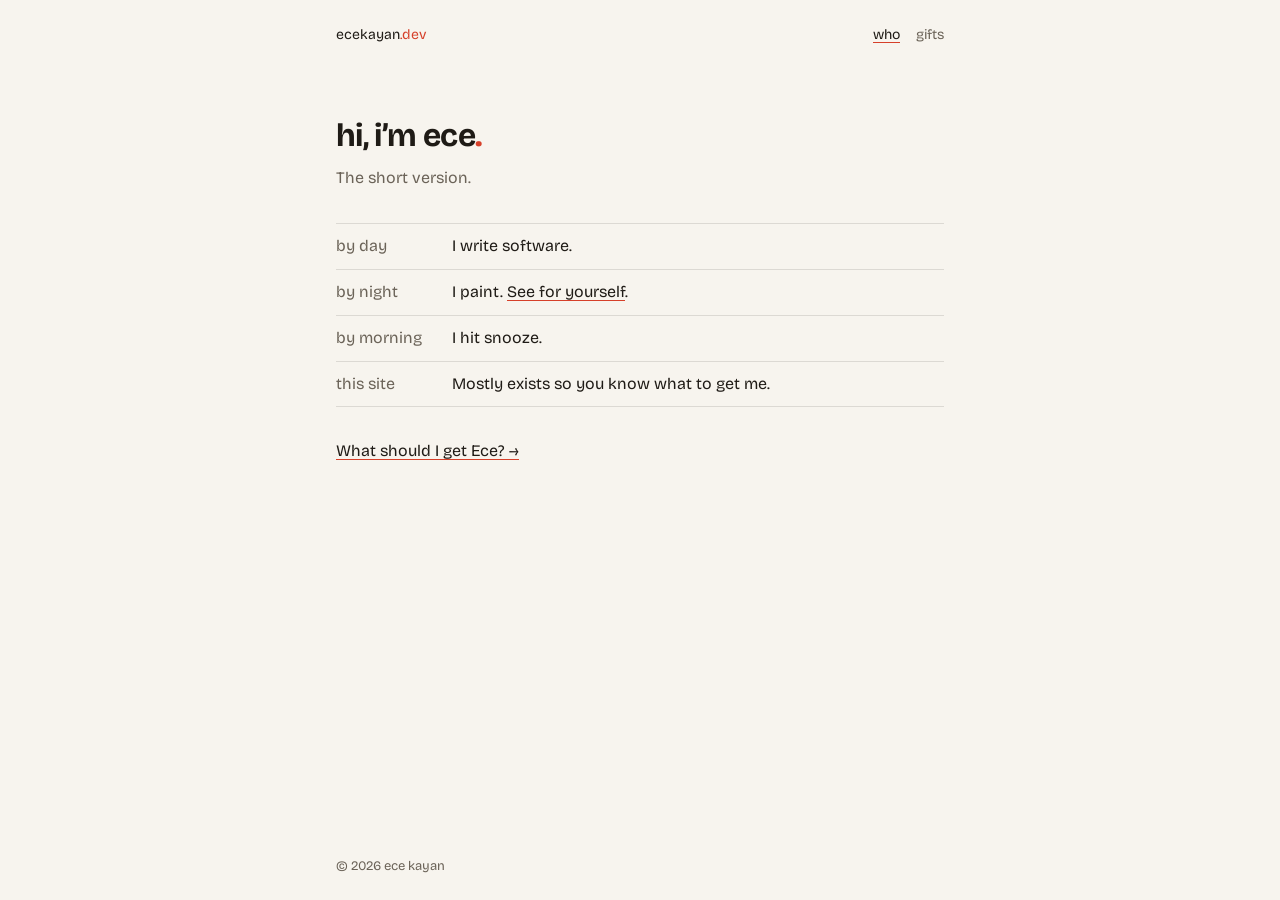
<file: index.html>
<!DOCTYPE html>
<html lang="en">
<head>
  <meta charset="utf-8">
  <meta name="viewport" content="width=device-width, initial-scale=1">
  <title>ece kayan</title>
  <meta name="description" content="Ece Kayan. Writes software, paints after hours, accepts gifts.">
  <link rel="icon" href="data:image/svg+xml,<svg xmlns='http://www.w3.org/2000/svg' viewBox='0 0 10 10'><circle cx='5' cy='5' r='5' fill='%23d6402a'/></svg>">
  <link rel="preconnect" href="https://fonts.googleapis.com">
  <link rel="preconnect" href="https://fonts.gstatic.com" crossorigin>
  <link href="https://fonts.googleapis.com/css2?family=Bricolage+Grotesque:opsz,wght@12..96,400..700&display=swap" rel="stylesheet">
  <link rel="stylesheet" href="style.css">
</head>
<body>
  <header class="top wrap">
    <a class="name" href="/">ecekayan<span>.dev</span></a>
    <nav>
      <a href="/" aria-current="page">who</a>
      <a href="gifts.html">gifts</a>
    </nav>
  </header>

  <main class="wrap">
    <h1>hi, i&rsquo;m ece<span>.</span></h1>
    <p class="lead">The short version.</p>

    <ul class="facts">
      <li><span class="k">by day</span><span>I write software.</span></li>
      <li><span class="k">by night</span><span>I paint. <a href="https://www.instagram.com/madeafterhours.art/" rel="noopener" target="_blank">See for yourself</a>.</span></li>
      <li><span class="k">by morning</span><span>I hit snooze.</span></li>
      <li><span class="k">this site</span><span>Mostly exists so you know what to get me.</span></li>
    </ul>

    <a href="gifts.html">What should I get Ece? &rarr;</a>
  </main>

  <footer class="foot wrap">
    <span>&copy; <span id="year"></span> ece kayan</span>
  </footer>

  <script>document.getElementById("year").textContent = new Date().getFullYear();</script>
</body>
</html>
</file>
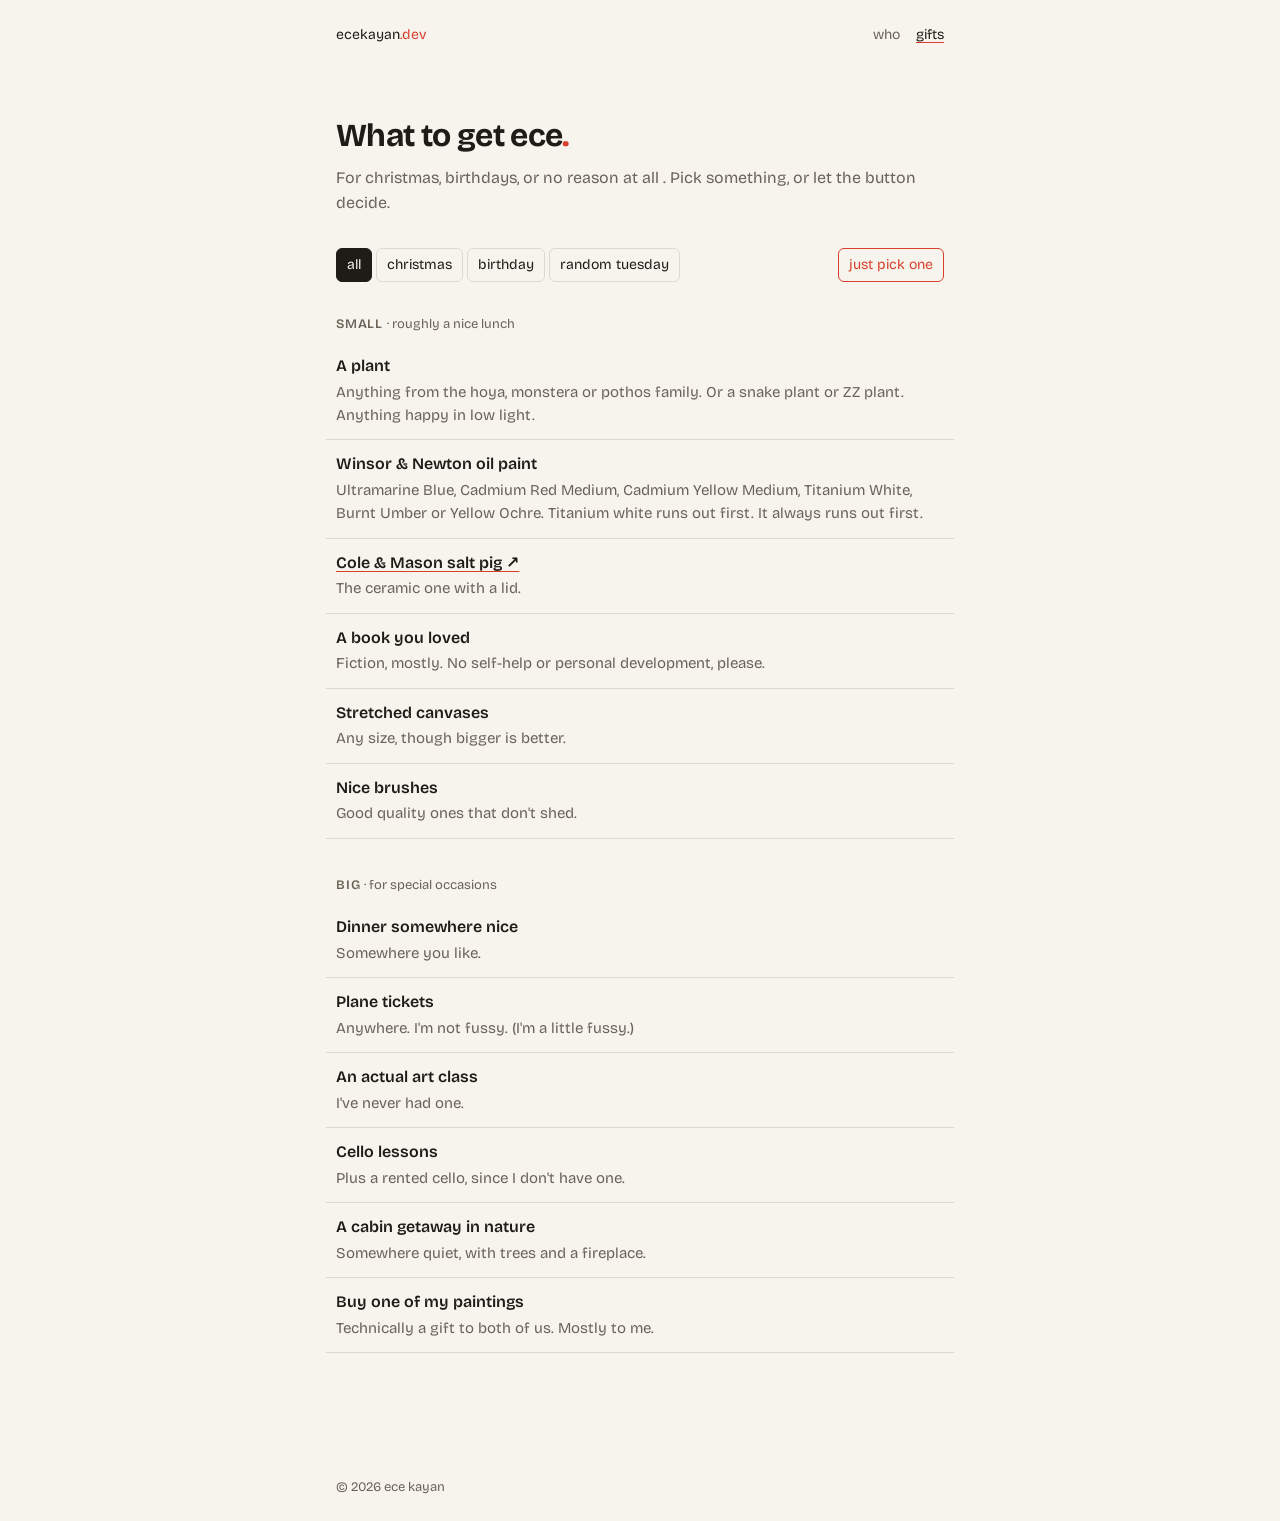
<file: gifts.html>
<!DOCTYPE html>
<html lang="en">
<head>
  <meta charset="utf-8">
  <meta name="viewport" content="width=device-width, initial-scale=1">
  <title>what to get ece</title>
  <meta name="description" content="A helpful, unbiased, completely objective guide to buying Ece a present.">
  <link rel="icon" href="data:image/svg+xml,<svg xmlns='http://www.w3.org/2000/svg' viewBox='0 0 10 10'><circle cx='5' cy='5' r='5' fill='%23d6402a'/></svg>">
  <link rel="preconnect" href="https://fonts.googleapis.com">
  <link rel="preconnect" href="https://fonts.gstatic.com" crossorigin>
  <link href="https://fonts.googleapis.com/css2?family=Bricolage+Grotesque:opsz,wght@12..96,400..700&display=swap" rel="stylesheet">
  <link rel="stylesheet" href="style.css">
</head>
<body>
  <header class="top wrap">
    <a class="name" href="/">ecekayan<span>.dev</span></a>
    <nav>
      <a href="/">who</a>
      <a href="gifts.html" aria-current="page">gifts</a>
    </nav>
  </header>

  <main class="wrap">
    <h1>What to get ece<span>.</span></h1>
    <p class="lead">For christmas, birthdays, or no reason at all .
      Pick something, or let the button decide.</p>

    <div class="controls">
      <div class="occasions" role="group" aria-label="Occasion">
        <button class="chip" data-when="all" aria-pressed="true">all</button>
        <button class="chip" data-when="christmas" aria-pressed="false">christmas</button>
        <button class="chip" data-when="birthday" aria-pressed="false">birthday</button>
        <button class="chip" data-when="random" aria-pressed="false">random tuesday</button>
      </div>
      <button class="pick" id="pick">just pick one</button>
    </div>

    <div id="shelf"></div>
  </main>

  <footer class="foot wrap">
    <span>&copy; <span id="year"></span> ece kayan</span>
  </footer>

  <script>document.getElementById("year").textContent = new Date().getFullYear();</script>
  <script src="gifts.js"></script>
</body>
</html>
</file>
<file: style.css>
:root {
  --paper: #f7f4ee;
  --ink: #1f1b16;
  --ink-soft: #6b6358;
  --accent: #d6402a;
  --rule: rgba(31, 27, 22, 0.12);
  --font: "Bricolage Grotesque", "Avenir Next", system-ui, sans-serif;
}

@media (prefers-color-scheme: dark) {
  :root:not([data-theme="light"]) {
    --paper: #17150f;
    --ink: #eee7d7;
    --ink-soft: #a39a86;
    --accent: #ff6a4d;
    --rule: rgba(238, 231, 215, 0.12);
  }
}
:root[data-theme="dark"] {
  --paper: #17150f;
  --ink: #eee7d7;
  --ink-soft: #a39a86;
  --accent: #ff6a4d;
  --rule: rgba(238, 231, 215, 0.12);
}

* { box-sizing: border-box; }

body {
  margin: 0;
  min-height: 100vh;
  display: flex;
  flex-direction: column;
  background: var(--paper);
  color: var(--ink);
  font-family: var(--font);
  font-size: 16px;
  line-height: 1.55;
  -webkit-font-smoothing: antialiased;
}

a { color: inherit; text-underline-offset: 3px; text-decoration-color: var(--accent); }

.wrap {
  width: 100%;
  max-width: 640px;
  margin: 0 auto;
  padding-left: 16px;
  padding-right: 16px;
}

/* ---------- top bar ---------- */

.top {
  display: flex;
  justify-content: space-between;
  align-items: baseline;
  padding-top: 24px;
  padding-bottom: 24px;
  font-size: 14px;
}
.top a { text-decoration: none; }
.top .name span { color: var(--accent); }
.top nav { display: flex; gap: 16px; color: var(--ink-soft); }
.top nav a:hover,
.top nav a[aria-current="page"] { color: var(--ink); }
.top nav a[aria-current="page"] { text-decoration: underline; text-decoration-color: var(--accent); }

main { flex: 1; padding-top: 48px; padding-bottom: 64px; }

h1 {
  font-size: 32px;
  font-weight: 700;
  line-height: 1.15;
  letter-spacing: -0.02em;
  margin: 0 0 12px;
}
h1 span { color: var(--accent); }

h2 {
  font-size: 13px;
  font-weight: 600;
  text-transform: uppercase;
  letter-spacing: 0.06em;
  color: var(--ink-soft);
  margin: 0 0 8px;
}

.lead { color: var(--ink-soft); margin: 0 0 32px; }

/* ---------- who am i ---------- */

.facts { list-style: none; padding: 0; margin: 0 0 32px; }
.facts li {
  display: grid;
  grid-template-columns: 6.5em 1fr;
  gap: 12px;
  padding: 10px 0;
  border-bottom: 1px solid var(--rule);
}
.facts li:first-child { border-top: 1px solid var(--rule); }
.facts .k { color: var(--ink-soft); }

/* ---------- gifts ---------- */

.controls {
  display: flex;
  flex-wrap: wrap;
  justify-content: space-between;
  align-items: center;
  gap: 12px;
  margin-bottom: 32px;
}

.occasions { display: flex; flex-wrap: wrap; gap: 4px; }

button {
  font: inherit;
  font-size: 14px;
  color: var(--ink);
  background: none;
  border: 1px solid var(--rule);
  border-radius: 6px;
  padding: 5px 10px;
  cursor: pointer;
}
button:hover { border-color: var(--ink-soft); }
.chip[aria-pressed="true"] { background: var(--ink); color: var(--paper); border-color: var(--ink); }
.pick { border-color: var(--accent); color: var(--accent); }
.pick:hover { background: var(--accent); color: #fff; border-color: var(--accent); }

.tier { margin-bottom: 36px; }
.tier h2 span { text-transform: none; letter-spacing: 0; font-weight: 400; }

.gifts { list-style: none; padding: 0; margin: 0; }
.gift {
  padding: 12px 10px;
  margin: 0 -10px;
  border-bottom: 1px solid var(--rule);
  transition: background 0.2s;
}
.gift h3 { font-size: 16px; font-weight: 600; margin: 0; }
.gift p { margin: 2px 0 0; color: var(--ink-soft); font-size: 15px; }
.gift.chosen { border-radius: 6px; border-bottom-color: transparent; background: color-mix(in srgb, var(--accent) 14%, transparent); }
.gift.chosen h3::after {
  content: "← this one";
  margin-left: 8px;
  font-size: 13px;
  font-weight: 400;
  color: var(--accent);
}

/* ---------- footer ---------- */

.foot {
  display: flex;
  flex-wrap: wrap;
  justify-content: space-between;
  gap: 8px;
  padding-top: 24px;
  padding-bottom: 24px;
  font-size: 13px;
  color: var(--ink-soft);
}

@media (prefers-reduced-motion: reduce) {
  * { transition: none !important; }
}

@media (max-width: 480px) {
  .facts li { grid-template-columns: 1fr; gap: 0; }
}
</file>
